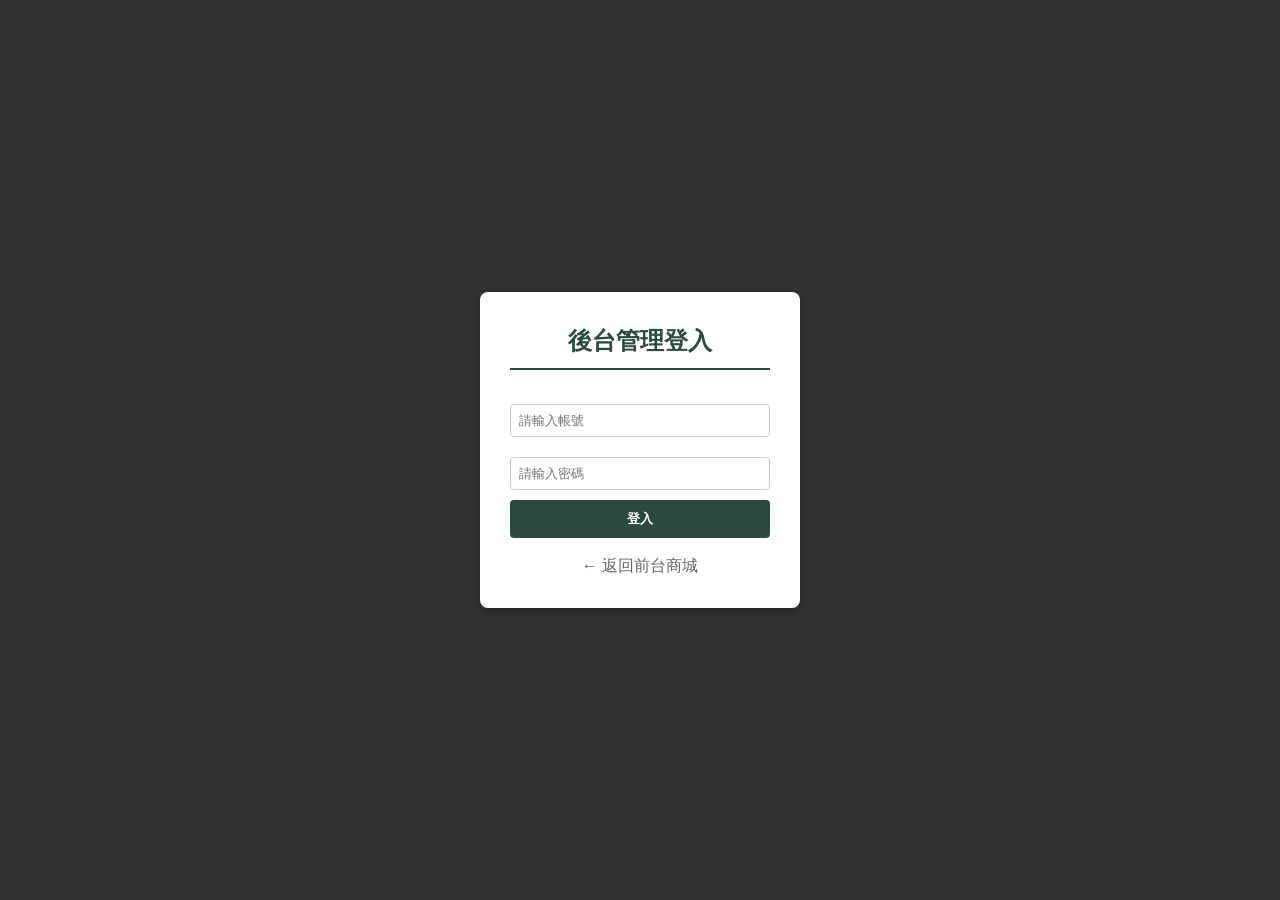
<file: admin.html>
<!DOCTYPE html>
<html lang="en">
<head>
    <meta charset="UTF-8">
    <meta name="viewport" content="width=device-width, initial-scale=1.0">
    <title>華庭茶葉 - 後台管理</title>
    <link rel="stylesheet" href="index.css">
    <style>
        table { width: 100%; border-collapse: collapse; margin-top: 20px; }
        th, td { border: 1px solid #ddd; padding: 8px; text-align: center; font-size: 14px; }
        th { background-color: #f2f2f2; }
        .section { margin-bottom: 40px; }
        select, input { padding: 4px; }
        button { padding: 4px 8px; background: #4CAF50; color: white; border: none; cursor: pointer; }
        
        .refresh-btn {
            background-color: #2196F3;
            padding: 8px 15px;
            font-size: 14px;
            border-radius: 4px;
            margin-bottom: 10px;
        }
        .refresh-btn:hover { background-color: #0b7dda; }

        #loginOverlay {
            position: fixed; top: 0; left: 0; width: 100%; height: 100%;
            background: rgba(0,0,0,0.8); display: flex; justify-content: center; align-items: center; z-index: 9999;
        }
        .login-box {
            background: white; padding: 30px; border-radius: 8px; text-align: center; width: 320px;
            box-shadow: 0 4px 10px rgba(0,0,0,0.3);
        }
        .login-box input { width: 100%; padding: 8px; margin: 10px 0; border: 1px solid #ccc; border-radius: 4px; }
        .login-box button { width: 100%; padding: 10px; background: #2c4a3e; color: white; border: none; border-radius: 4px; font-weight: bold; }
    </style>
</head>
<body style="padding: 20px;">

    <!-- 初始僅放置登入容器，安全防護：未登入前完全不輸出後台 DOM 結構 -->
    <div id="loginOverlay">
        <div class="login-box">
            <h2>後台管理登入</h2>
            <input type="text" id="loginUser" placeholder="請輸入帳號" autocomplete="off">
            <input type="password" id="loginPass" placeholder="請輸入密碼">
            <button id="loginBtn">登入</button>
            <p id="loginMsg" style="color: red; margin-top: 10px; font-size: 14px;"></p>
            <p style="margin-top: 15px;"><a href="index.html" style="color: #666; text-decoration: none;">← 返回前台商城</a></p>
        </div>
    </div>

    <!-- 後台主容器 (內容由 JS 驗證成功後動態生成，無法透過刪除遮罩繞過) -->
    <div id="adminMainContainer"></div>

    <script>
        (function() {
            let currentGasUrl = "";
            
            function escapeHtml(str) {
                if (!str) return '';
                return String(str)
                    .replace(/&/g, "&amp;")
                    .replace(/</g, "&lt;")
                    .replace(/>/g, "&gt;")
                    .replace(/"/g, "&quot;")
                    .replace(/'/g, "&#039;");
            }

            const loginOverlay = document.getElementById('loginOverlay');
            const adminMainContainer = document.getElementById('adminMainContainer');
            const loginBtn = document.getElementById('loginBtn');
            const loginMsg = document.getElementById('loginMsg');

            async function verifyAndLoad() {
                const savedUser = sessionStorage.getItem('adminUser');
                const savedPass = sessionStorage.getItem('adminPass');

                if (!savedUser || !savedPass) return;

                try {
                    const apiRes = await fetch('api.json');
                    const apiConfig = await apiRes.json();
                    currentGasUrl = apiConfig.gasUrl;

                    const res = await fetch(`${currentGasUrl}?action=adminLogin&user=${encodeURIComponent(savedUser)}&pass=${encodeURIComponent(savedPass)}`);
                    const result = await res.json();

                    if (result.status === 'success') {
                        loginOverlay.remove();
                        renderAdminUI();
                        initAdminData();
                    } else {
                        sessionStorage.clear();
                    }
                } catch (e) {
                    console.error("驗證連線失敗", e);
                }
            }

            verifyAndLoad();

            loginBtn.addEventListener('click', async function() {
                const user = document.getElementById('loginUser').value.trim();
                const pass = document.getElementById('loginPass').value.trim();

                if (!user || !pass) {
                    loginMsg.innerText = '請完整輸入帳號與密碼！';
                    return;
                }

                loginMsg.innerText = '驗證中...';

                try {
                    const apiRes = await fetch('api.json');
                    const apiConfig = await apiRes.json();
                    currentGasUrl = apiConfig.gasUrl;

                    const res = await fetch(`${currentGasUrl}?action=adminLogin&user=${encodeURIComponent(user)}&pass=${encodeURIComponent(pass)}`);
                    const result = await res.json();

                    if (result.status === 'success') {
                        sessionStorage.setItem('adminUser', user);
                        sessionStorage.setItem('adminPass', pass);
                        loginOverlay.remove();
                        renderAdminUI();
                        initAdminData();
                    } else {
                        loginMsg.innerText = '帳號或密碼錯誤！';
                    }
                } catch (err) {
                    loginMsg.innerText = '伺服器連線失敗！';
                }
            });

            function renderAdminUI() {
                adminMainContainer.innerHTML = `
                    <h1>華庭茶葉商城 - 後台管理系統</h1>
                    <p style="margin-bottom: 15px;">
                        <a href="#" id="logoutBtn" style="color: red;">登出系統</a> | 
                        <a href="index.html">返回前台商城</a>
                    </p>

                    <button class="refresh-btn" id="refreshBtn">重新整理資料</button>

                    <div class="section">
                        <h2>訂單管理與進度更新</h2>
                        <table id="orderTable">
                            <thead>
                                <tr>
                                    <th>訂單編號</th>
                                    <th>姓名</th>
                                    <th>電話</th>
                                    <th>商品/搭配</th>
                                    <th>總金額</th>
                                    <th>處理進度</th>
                                    <th>郵局寄件代號</th>
                                    <th>操作</th>
                                </tr>
                            </thead>
                            <tbody></tbody>
                        </table>
                    </div>

                    <div class="section">
                        <h2>客戶資料管理</h2>
                        <table id="customerTable">
                            <thead>
                                <tr>
                                    <th>姓名</th>
                                    <th>電話</th>
                                    <th>住址</th>
                                    <th>建立時間</th>
                                </tr>
                            </thead>
                            <tbody></tbody>
                        </table>
                    </div>
                `;

                document.getElementById('logoutBtn').addEventListener('click', function(e) {
                    e.preventDefault();
                    sessionStorage.clear();
                    location.reload();
                });

                document.getElementById('refreshBtn').addEventListener('click', function() {
                    this.innerText = '讀取中...';
                    initAdminData().then(() => {
                        this.innerText = '重新整理資料';
                    });
                });
            }

            async function initAdminData() {
                const user = sessionStorage.getItem('adminUser');
                const pass = sessionStorage.getItem('adminPass');

                try {
                    if (!currentGasUrl) {
                        const apiRes = await fetch('api.json');
                        const apiConfig = await apiRes.json();
                        currentGasUrl = apiConfig.gasUrl;
                    }

                    const res = await fetch(`${currentGasUrl}?action=getAdminData&user=${encodeURIComponent(user)}&pass=${encodeURIComponent(pass)}`);
                    const data = await res.json();

                    if (data.status === 'unauthorized') {
                        alert('權限驗證失效，請重新登入！');
                        sessionStorage.clear();
                        location.reload();
                        return;
                    }

                    const orderTbody = document.getElementById('orderTable').querySelector('tbody');
                    orderTbody.innerHTML = '';
                    data.orders.slice(1).forEach((row, index) => {
                        let tr = document.createElement('tr');
                        // 針對更新按鈕改用事件監聽，避免在 HTML 內嵌 onclick 暴露全域函式
                        tr.innerHTML = `
                            <td>${escapeHtml(row[0])}</td>
                            <td>${escapeHtml(row[1])}</td>
                            <td>${escapeHtml(row[2])}</td>
                            <td>${escapeHtml(row[3])}<br><small>${escapeHtml(row[4])} / ${escapeHtml(row[5])}</small></td>
                            <td>${escapeHtml(row[6])}</td>
                            <td>
                                <select id="status_${index}">
                                    <option value="備貨處理中" ${row[7] === '備貨處理中' ? 'selected' : ''}>備貨處理中</option>
                                    <option value="郵局已寄出" ${row[7] === '郵局已寄出' ? 'selected' : ''}>郵局已寄出</option>
                                    <option value="完成" ${row[7] === '完成' ? 'selected' : ''}>完成</option>
                                </select>
                            </td>
                            <td><input type="text" id="tracking_${index}" value="${row[8] === '無' ? '' : escapeHtml(row[8])}" placeholder="請輸入寄件代號" style="width: 110px;" maxlength="30"></td>
                            <td><button class="save-btn" data-id="${escapeHtml(row[0])}" data-index="${index}">儲存</button></td>
                        `;
                        orderTbody.appendChild(tr);
                    });

                    // 綁定儲存按鈕事件
                    document.querySelectorAll('.save-btn').forEach(btn => {
                        btn.addEventListener('click', function() {
                            updateOrder(this.getAttribute('data-id'), this.getAttribute('data-index'));
                        });
                    });

                    const custTbody = document.getElementById('customerTable').querySelector('tbody');
                    custTbody.innerHTML = '';
                    data.customers.slice(1).forEach(row => {
                        let tr = document.createElement('tr');
                        tr.innerHTML = `<td>${escapeHtml(row[0])}</td><td>${escapeHtml(row[1])}</td><td>${escapeHtml(row[2])}</td><td>${escapeHtml(row[3])}</td>`;
                        custTbody.appendChild(tr);
                    });

                } catch (err) {
                    console.error("載入後台資料失敗", err);
                }
            }

            async function updateOrder(orderId, index) {
                const user = sessionStorage.getItem('adminUser');
                const pass = sessionStorage.getItem('adminPass');
                const status = document.getElementById(`status_${index}`).value;
                const trackingCode = document.getElementById(`tracking_${index}`).value.trim() || "無";

                try {
                    const res = await fetch(currentGasUrl, {
                        method: 'POST',
                        body: JSON.stringify({ 
                            action: "updateStatus", 
                            user: user, 
                            pass: pass, 
                            orderId: orderId, 
                            status: status, 
                            trackingCode: trackingCode 
                        })
                    });
                    const result = await res.json();
                    if (result.status === 'success') {
                        alert(`訂單 ${orderId} 更新成功！`);
                        initAdminData();
                    } else {
                        alert('更新失敗：權限不足');
                    }
                } catch (err) {
                    alert('更新失敗');
                }
            }
        })();
    </script>
</body>
</html>
</file>
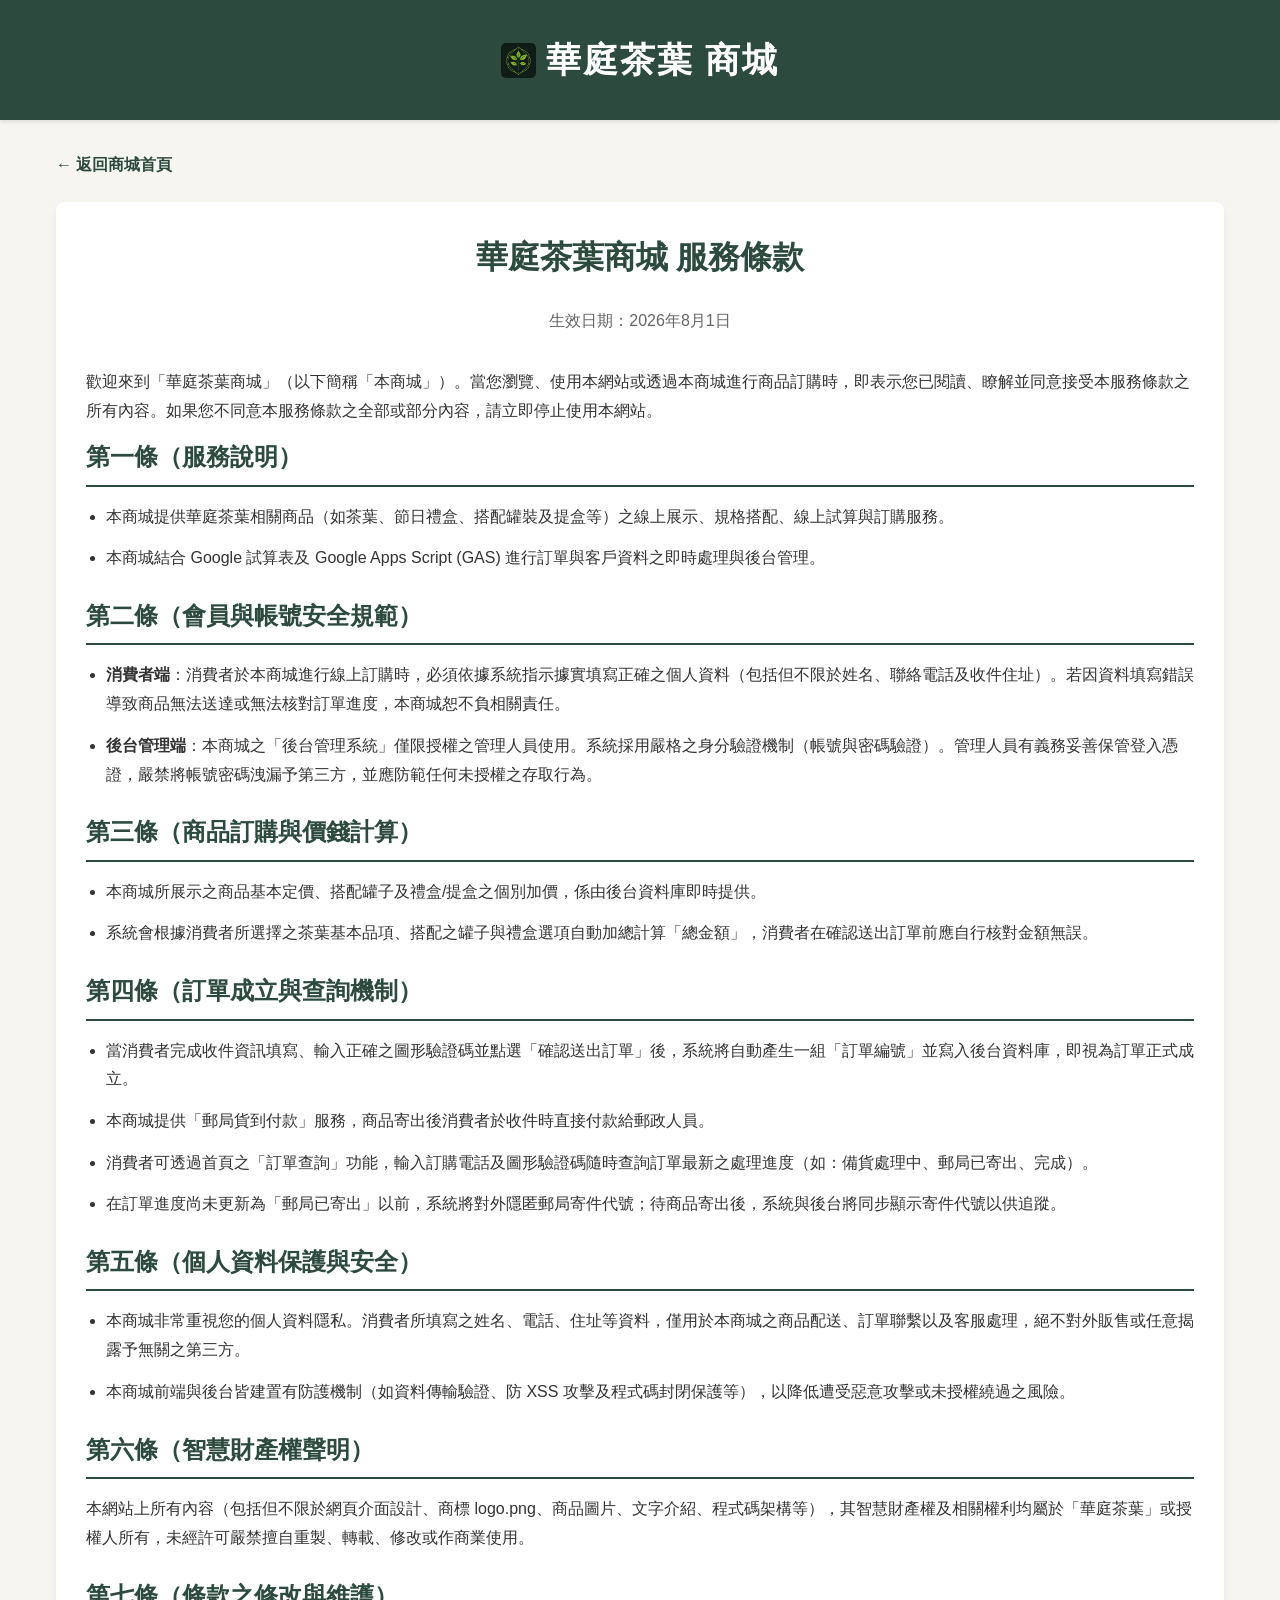
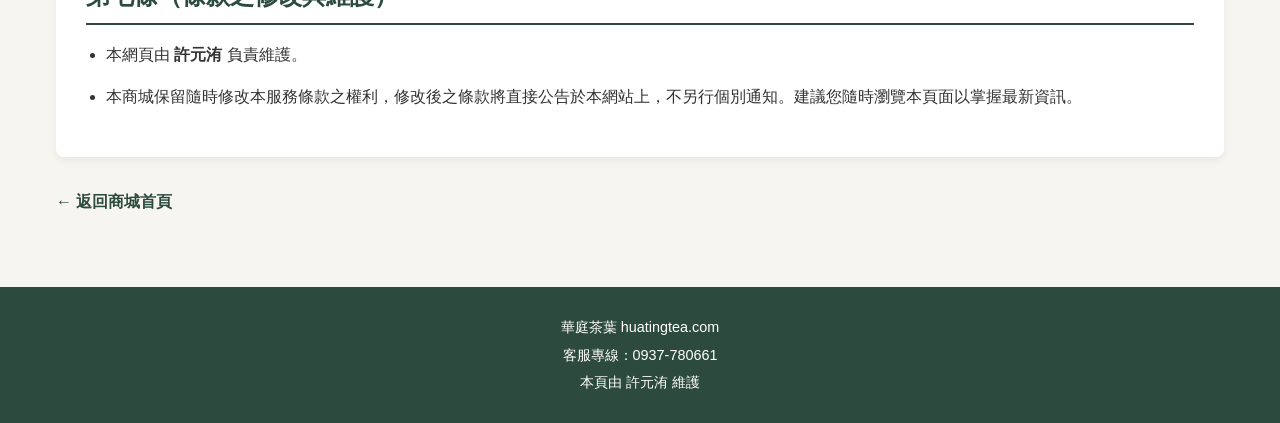
<file: 服務條款.html>
<!DOCTYPE html>
<html lang="en">
<head>
    <meta charset="UTF-8">
    <meta name="viewport" content="width=device-width, initial-scale=1.0">
    <title>華庭茶葉 - 服務條款</title>
    <link rel="icon" type="png" href="logo.png">
    <link rel="stylesheet" href="index.css">
    <style>
        .terms-container {
            background-color: #ffffff;
            padding: 30px;
            border-radius: 8px;
            box-shadow: 0 4px 8px rgba(0, 0, 0, 0.05);
            margin-bottom: 2rem;
        }
        .terms-container h2 {
            font-size: 1.5rem;
            color: #2c4a3e;
            border-bottom: 2px solid #2c4a3e;
            padding-bottom: 0.5rem;
            margin-top: 1.5rem;
            margin-bottom: 1rem;
        }
        .terms-container h2:first-of-type {
            margin-top: 0;
        }
        .terms-container p, .terms-container li {
            margin-bottom: 0.8rem;
            line-height: 1.8;
        }
        .terms-container ul {
            padding-left: 20px;
            margin-bottom: 1rem;
        }
        .back-link {
            display: inline-block;
            margin-bottom: 1.5rem;
            color: #2c4a3e;
            text-decoration: none;
            font-weight: bold;
        }
        .back-link:hover {
            text-decoration: underline;
        }
    </style>
</head>
<body>
    <header>
        <h1><img src="logo.png" alt="華庭茶葉 Logo"> 華庭茶葉 商城</h1>
    </header>
    
    <main>
        <a href="index.html" class="back-link">← 返回商城首頁</a>
        
        <div class="terms-container">
            <h1 style="color: #2c4a3e; margin-bottom: 1.5rem; text-align: center;">華庭茶葉商城 服務條款</h1>
            <p style="text-align: center; color: #666; margin-bottom: 2rem;">生效日期：2026年8月1日</p>

            <p>歡迎來到「華庭茶葉商城」（以下簡稱「本商城」）。當您瀏覽、使用本網站或透過本商城進行商品訂購時，即表示您已閱讀、瞭解並同意接受本服務條款之所有內容。如果您不同意本服務條款之全部或部分內容，請立即停止使用本網站。</p>

            <h2>第一條（服務說明）</h2>
            <ul>
                <li>本商城提供華庭茶葉相關商品（如茶葉、節日禮盒、搭配罐裝及提盒等）之線上展示、規格搭配、線上試算與訂購服務。</li>
                <li>本商城結合 Google 試算表及 Google Apps Script (GAS) 進行訂單與客戶資料之即時處理與後台管理。</li>
            </ul>

            <h2>第二條（會員與帳號安全規範）</h2>
            <ul>
                <li><strong>消費者端</strong>：消費者於本商城進行線上訂購時，必須依據系統指示據實填寫正確之個人資料（包括但不限於姓名、聯絡電話及收件住址）。若因資料填寫錯誤導致商品無法送達或無法核對訂單進度，本商城恕不負相關責任。</li>
                <li><strong>後台管理端</strong>：本商城之「後台管理系統」僅限授權之管理人員使用。系統採用嚴格之身分驗證機制（帳號與密碼驗證）。管理人員有義務妥善保管登入憑證，嚴禁將帳號密碼洩漏予第三方，並應防範任何未授權之存取行為。</li>
            </ul>

            <h2>第三條（商品訂購與價錢計算）</h2>
            <ul>
                <li>本商城所展示之商品基本定價、搭配罐子及禮盒/提盒之個別加價，係由後台資料庫即時提供。</li>
                <li>系統會根據消費者所選擇之茶葉基本品項、搭配之罐子與禮盒選項自動加總計算「總金額」，消費者在確認送出訂單前應自行核對金額無誤。</li>
            </ul>

            <h2>第四條（訂單成立與查詢機制）</h2>
            <ul>
                <li>當消費者完成收件資訊填寫、輸入正確之圖形驗證碼並點選「確認送出訂單」後，系統將自動產生一組「訂單編號」並寫入後台資料庫，即視為訂單正式成立。</li>
                <li>本商城提供「郵局貨到付款」服務，商品寄出後消費者於收件時直接付款給郵政人員。</li>
                <li>消費者可透過首頁之「訂單查詢」功能，輸入訂購電話及圖形驗證碼隨時查詢訂單最新之處理進度（如：備貨處理中、郵局已寄出、完成）。</li>
                <li>在訂單進度尚未更新為「郵局已寄出」以前，系統將對外隱匿郵局寄件代號；待商品寄出後，系統與後台將同步顯示寄件代號以供追蹤。</li>
            </ul>

            <h2>第五條（個人資料保護與安全）</h2>
            <ul>
                <li>本商城非常重視您的個人資料隱私。消費者所填寫之姓名、電話、住址等資料，僅用於本商城之商品配送、訂單聯繫以及客服處理，絕不對外販售或任意揭露予無關之第三方。</li>
                <li>本商城前端與後台皆建置有防護機制（如資料傳輸驗證、防 XSS 攻擊及程式碼封閉保護等），以降低遭受惡意攻擊或未授權繞過之風險。</li>
            </ul>

            <h2>第六條（智慧財產權聲明）</h2>
            <p>本網站上所有內容（包括但不限於網頁介面設計、商標 logo.png、商品圖片、文字介紹、程式碼架構等），其智慧財產權及相關權利均屬於「華庭茶葉」或授權人所有，未經許可嚴禁擅自重製、轉載、修改或作商業使用。</p>

            <h2>第七條（條款之修改與維護）</h2>
            <ul>
                <li>本網頁由 <strong>許元洧</strong> 負責維護。</li>
                <li>本商城保留隨時修改本服務條款之權利，修改後之條款將直接公告於本網站上，不另行個別通知。建議您隨時瀏覽本頁面以掌握最新資訊。</li>
            </ul>
        </div>

        <a href="index.html" class="back-link">← 返回商城首頁</a>
    </main>

    <footer>
        <p>華庭茶葉 huatingtea.com</p>
        <p>客服專線：0937-780661</p>
        <p>本頁由 許元洧 維護</p>
    </footer>
</body>
</html>
</file>
<file: index.css>
/* Global Styles */
* {
    box-sizing: border-box;
    margin: 0;
    padding: 0;
}

body {
    font-family: "Microsoft JhengHei", "Heiti TC", sans-serif;
    background-color: #f7f5f0;
    color: #333333;
    line-height: 1.6;
}

/* Header Styles */
header {
    background-color: #2c4a3e;
    color: #ffffff;
    text-align: center;
    padding: 2rem 1rem;
    box-shadow: 0 2px 4px rgba(0, 0, 0, 0.1);
}

header h1 {
    font-size: 2.2rem;
    letter-spacing: 2px;
    display: flex;
    align-items: center;
    justify-content: center;
    gap: 10px;
}

header img {
    border-radius: 5px;
    height: 35px;
}

header a{
    text-decoration: none;
    text-decoration: underline;
    color: white;
}

/* Main Content Styles */
main {
    max-width: 1200px;
    margin: 2rem auto;
    padding: 0 1rem;
}

section {
    margin-bottom: 3rem;
}

h2 {
    font-size: 1.5rem;
    color: #2c4a3e;
    border-bottom: 2px solid #2c4a3e;
    padding-bottom: 0.5rem;
    margin-bottom: 1.5rem;
}

/* 商品卡片區塊：採用 Flexbox 橫向排列並支援自動換行 */
.推薦, .新品上市 {
    margin-bottom: 2rem;
}

.card-container, .推薦 {
    display: flex;
    flex-wrap: wrap; /* 空間不足時自動換行 */
    gap: 20px;       /* 卡片之間的間距 */
}

/* Card Styles */
.card {
    background-color: #ffffff;
    border-radius: 8px;
    box-shadow: 0 4px 8px rgba(0, 0, 0, 0.05);
    overflow: hidden;
    width: 260px;
    text-align: center;
    padding-bottom: 1.5rem;
    transition: transform 0.3s ease, box-shadow 0.3s ease;
}

.card:hover {
    transform: translateY(-5px);
    box-shadow: 0 6px 12px rgba(0, 0, 0, 0.1);
}

.card img {
    width: 100%;
    height: 180px;
    object-fit: cover;
    border-bottom: 1px solid #eee;
}

.card p {
    padding: 0.3rem 1rem;
}

.card p:nth-of-type(1) {
    font-weight: bold;
    font-size: 1.1rem;
    color: #2c4a3e;
    margin-top: 0.5rem;
}

.card p:nth-of-type(2) {
    color: #b85d33;
    font-size: 1rem;
    margin-bottom: 1rem;
}

.card a {
    display: inline-block;
    background-color: #2c4a3e;
    color: #ffffff;
    padding: 0.5rem 1.5rem;
    border-radius: 4px;
    text-decoration: none;
    transition: background-color 0.2s ease;
}

.card a:hover {
    background-color: #1e332a;
}

/* Footer Styles */
footer {
    background-color: #2c4a3e;
    color: #ffffff;
    text-align: center;
    padding: 1.5rem 1rem;
    margin-top: 3rem;
    font-size: 0.9rem;
}

footer p {
    margin: 0.3rem 0;
}
</file>
